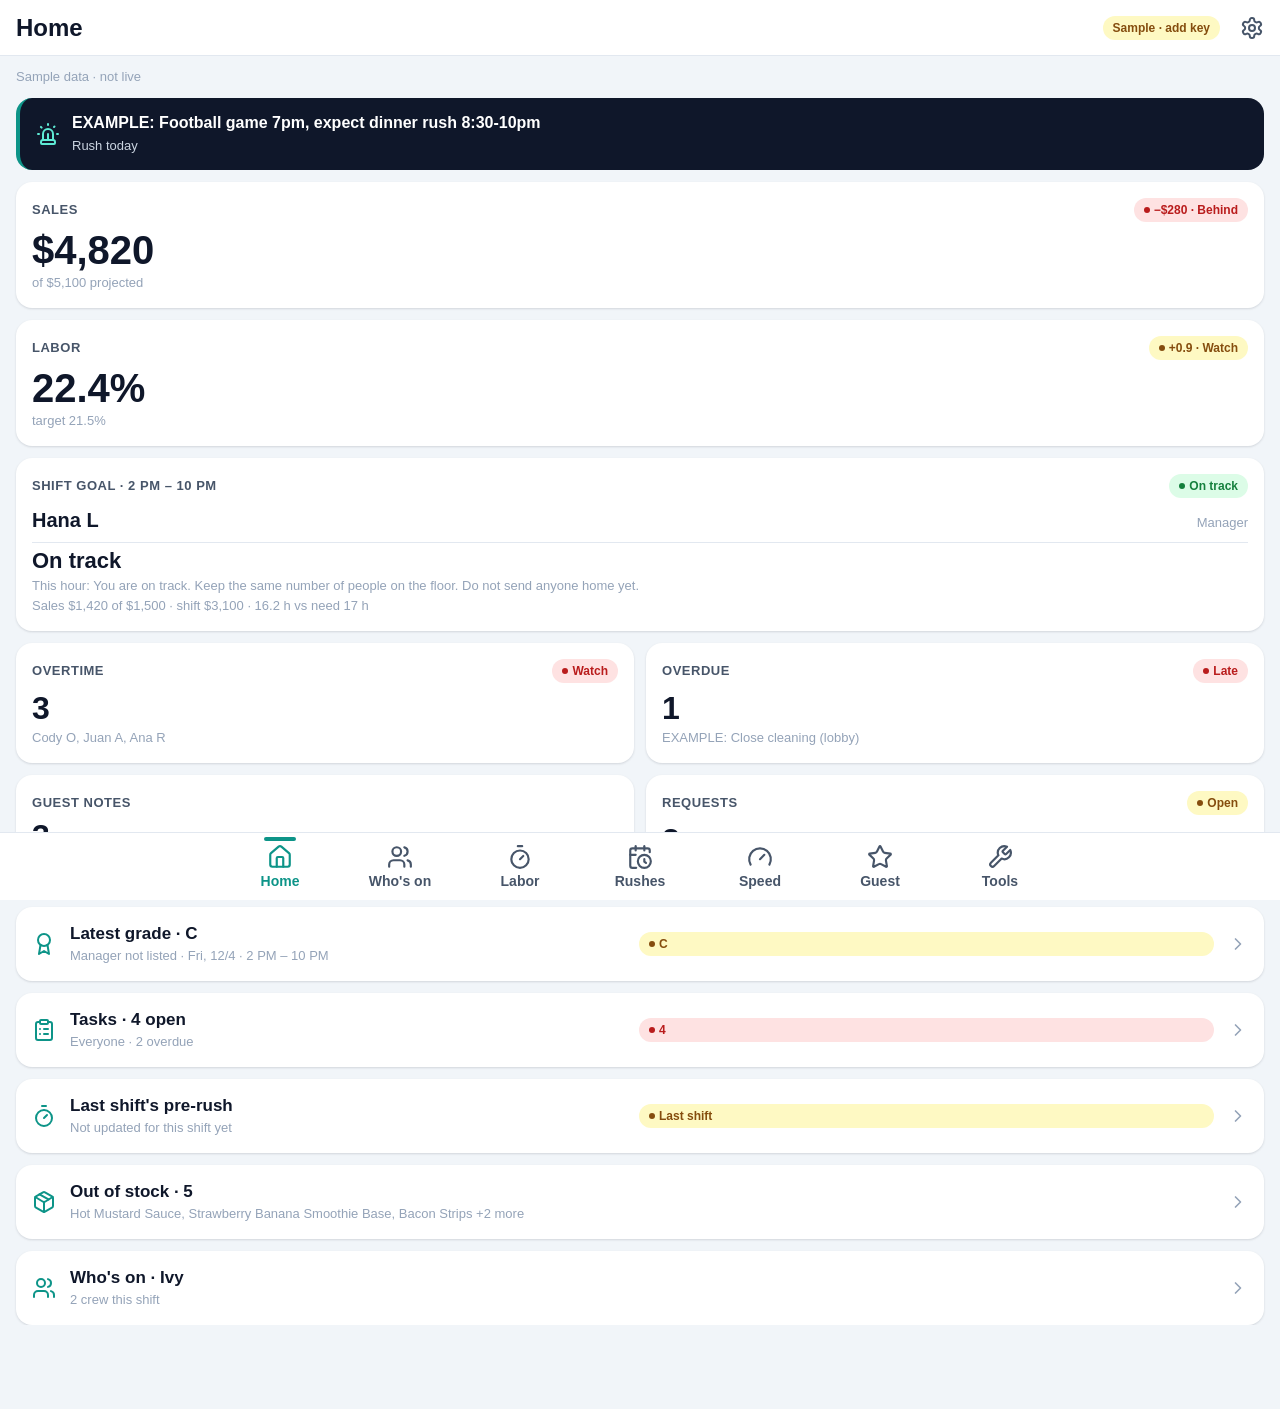
<file: index.html>
<!doctype html><html lang="en"><head><meta charset="utf-8">
<meta name="viewport" content="width=device-width,initial-scale=1,viewport-fit=cover">
<meta name="robots" content="noindex,nofollow"><meta name="theme-color" content="#0F172A">
<meta name="apple-mobile-web-app-capable" content="yes"><meta name="mobile-web-app-capable" content="yes">
<meta name="apple-mobile-web-app-title" content="Shift Hub"><meta name="apple-mobile-web-app-status-bar-style" content="default">
<title>Shift Hub</title><link rel="manifest" href="manifest.json">
<link rel="icon" href="icon.svg" type="image/svg+xml"><link rel="apple-touch-icon" href="icons/apple-touch-icon.png">
<link rel="stylesheet" href="styles.css"></head>
<body>
<header class="hd"><h1 id="title">Home</h1><div class="hd-r"><button id="src" class="pill" type="button" data-label="Sample"></button><button id="gear" class="icon-btn" type="button" aria-label="Settings"></button></div></header>
<p id="upd" class="upd"></p>
<main id="app"></main>
<nav id="tabs" aria-label="Screens">
<button data-s="home" type="button"><i data-i="house"></i>Home</button><button data-s="whoson" type="button"><i data-i="users"></i>Who's on</button><button data-s="labor" type="button"><i data-i="timer"></i>Labor</button>
<button data-s="rushes" type="button"><i data-i="calendar-clock"></i>Rushes</button><button data-s="speed" type="button"><i data-i="gauge"></i>Speed</button>
<button data-s="guest" type="button"><i data-i="star"></i>Guest</button><button data-s="tools" type="button"><i data-i="wrench"></i>Tools</button></nav>
<script src="config.js"></script><script src="js/icons.js"></script><script src="js/data.js"></script><script src="js/floor.js"></script><script src="js/cover.js"></script><script src="js/present.js"></script><script src="js/shift.js"></script><script src="js/tasks.js"></script><script src="js/app.js"></script>
</body></html>
</file>
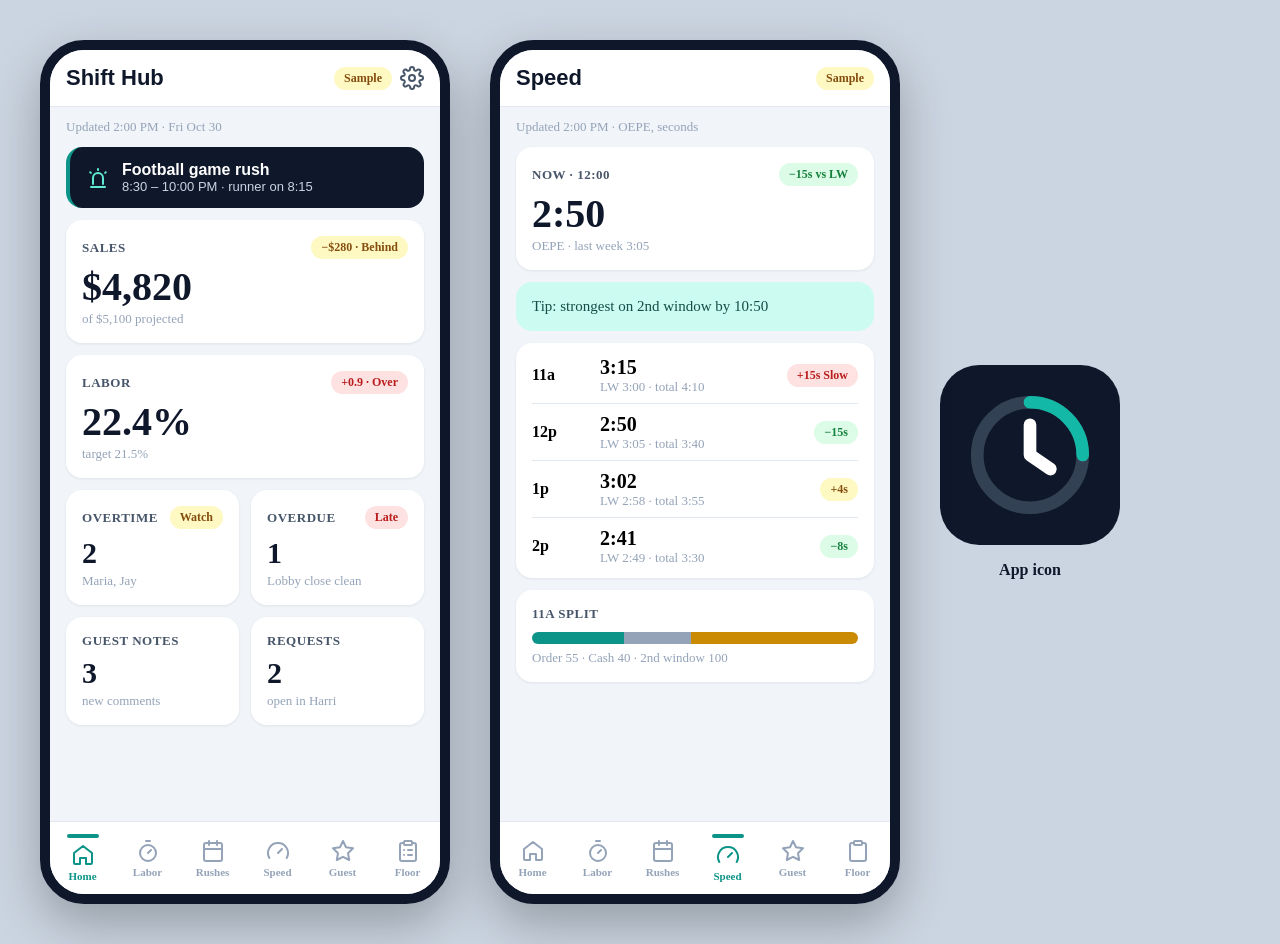
<file: mockup.html>
<html><head><style>
:root{--bg:#F1F5F9;--s:#fff;--ink:#0F172A;--i2:#475569;--i3:#94A3B8;--line:#E2E8F0;--ac:#0D9488;--g:#16A34A;--gb:#DCFCE7;--w:#CA8A04;--wb:#FEF9C3;--b:#DC2626;--bb:#FEE2E2}
body{margin:0;background:#CBD5E1;font-family:Inter,Roboto,sans-serif;display:flex;gap:40px;padding:40px;font-variant-numeric:tabular-nums}
.ph{width:390px;height:844px;background:var(--bg);border-radius:44px;overflow:hidden;position:relative;box-shadow:0 20px 50px #0004;border:10px solid #0F172A}
.hd{height:56px;background:var(--s);display:flex;align-items:center;justify-content:space-between;padding:0 16px;border-bottom:1px solid var(--line)}
.hd h1{font-size:22px;margin:0;color:var(--ink)}.pill{font:700 12px Inter;padding:4px 10px;border-radius:99px;background:var(--wb);color:#854D0E}
.m{padding:16px;display:flex;flex-direction:column;gap:12px}.upd{font:500 13px Inter;color:var(--i3);margin:-4px 0 0}
.c{background:var(--s);border-radius:16px;padding:16px;box-shadow:0 1px 3px #0F172A14}
.lb{display:flex;justify-content:space-between;align-items:center;font:600 13px Inter;letter-spacing:.04em;text-transform:uppercase;color:var(--i2)}
.n{font:700 40px/44px Inter;color:var(--ink);margin-top:6px}.n.s{font-size:30px;line-height:36px}.mt{font:500 13px Inter;color:var(--i3);margin-top:2px}
.ch{font:700 12px Inter;padding:4px 10px;border-radius:99px;text-transform:none;letter-spacing:0}.g{background:var(--gb);color:#15803D}.w{background:var(--wb);color:#854D0E}.b{background:var(--bb);color:#B91C1C}
.gr{display:grid;grid-template-columns:1fr 1fr;gap:12px}
.al{background:var(--ink);color:#fff;border-radius:16px;padding:14px 16px;border-left:4px solid var(--ac);display:flex;gap:12px;align-items:center}
.al b{display:block;font-size:16px}.al span{font-size:13px;color:#CBD5E1}
.tb{position:absolute;bottom:0;left:0;right:0;height:72px;background:var(--s);border-top:1px solid var(--line);display:flex}
.tb div{flex:1;display:flex;flex-direction:column;align-items:center;justify-content:center;gap:3px;font:600 11px Inter;color:var(--i3)}
.tb .on{color:var(--ac)}.tb .on:before{content:"";width:32px;height:4px;border-radius:2px;background:var(--ac);margin-bottom:2px}
.row{display:flex;align-items:center;min-height:56px;border-top:1px solid var(--line);gap:12px}.row:first-of-type{border:0}
.t{width:56px;font:600 16px Inter}.v{flex:1;font:700 20px Inter}.v small{display:block;font:500 13px Inter;color:var(--i3)}
svg{width:24px;height:24px;fill:none;stroke:currentColor;stroke-width:2;stroke-linecap:round;stroke-linejoin:round}
</style></head><body>
<div class="ph"><div class="hd"><h1>Shift Hub</h1><div style="display:flex;gap:8px;align-items:center"><span class="pill">Sample</span><svg style="color:#475569"><circle cx="12" cy="12" r="3"/><path d="M19.4 15a1.7 1.7 0 0 0 .3 1.8l.1.1a2 2 0 1 1-2.8 2.8l-.1-.1a1.7 1.7 0 0 0-1.8-.3 1.7 1.7 0 0 0-1 1.5V21a2 2 0 1 1-4 0v-.1a1.7 1.7 0 0 0-1.1-1.5 1.7 1.7 0 0 0-1.8.3l-.1.1a2 2 0 1 1-2.8-2.8l.1-.1a1.7 1.7 0 0 0 .3-1.8 1.7 1.7 0 0 0-1.5-1H3a2 2 0 1 1 0-4h.1a1.7 1.7 0 0 0 1.5-1.1 1.7 1.7 0 0 0-.3-1.8l-.1-.1a2 2 0 1 1 2.8-2.8l.1.1a1.7 1.7 0 0 0 1.8.3H9a1.7 1.7 0 0 0 1-1.5V3a2 2 0 1 1 4 0v.1a1.7 1.7 0 0 0 1 1.5 1.7 1.7 0 0 0 1.8-.3l.1-.1a2 2 0 1 1 2.8 2.8l-.1.1a1.7 1.7 0 0 0-.3 1.8V9a1.7 1.7 0 0 0 1.5 1H21a2 2 0 1 1 0 4h-.1a1.7 1.7 0 0 0-1.5 1z"/></svg></div></div>
<div class="m"><p class="upd">Updated 2:00 PM · Fri Oct 30</p>
<div class="al"><svg style="color:#5EEAD4"><path d="M7 18v-6a5 5 0 1 1 10 0v6M5 21h14M12 3v1M4.2 6.2l.7.7M19.8 6.2l-.7.7"/></svg><div><b>Football game rush</b><span>8:30 – 10:00 PM · runner on 8:15</span></div></div>
<div class="c"><div class="lb">Sales<span class="ch w">−$280 · Behind</span></div><div class="n">$4,820</div><div class="mt">of $5,100 projected</div></div>
<div class="c"><div class="lb">Labor<span class="ch b">+0.9 · Over</span></div><div class="n">22.4%</div><div class="mt">target 21.5%</div></div>
<div class="gr"><div class="c"><div class="lb">Overtime<span class="ch w">Watch</span></div><div class="n s">2</div><div class="mt">Maria, Jay</div></div>
<div class="c"><div class="lb">Overdue<span class="ch b">Late</span></div><div class="n s">1</div><div class="mt">Lobby close clean</div></div>
<div class="c"><div class="lb">Guest notes</div><div class="n s">3</div><div class="mt">new comments</div></div>
<div class="c"><div class="lb">Requests</div><div class="n s">2</div><div class="mt">open in Harri</div></div></div></div>
<div class="tb"><div class="on"><svg><path d="M3 10l9-7 9 7v10a1 1 0 0 1-1 1h-5v-6H9v6H4a1 1 0 0 1-1-1z"/></svg>Home</div><div><svg><path d="M10 2h4M12 14l3-3"/><circle cx="12" cy="14" r="8"/></svg>Labor</div><div><svg><rect x="3" y="4" width="18" height="18" rx="2"/><path d="M16 2v4M8 2v4M3 10h18"/></svg>Rushes</div><div><svg><path d="M12 14l4-4M3.3 19a10 10 0 1 1 17.4 0"/></svg>Speed</div><div><svg><path d="M12 2l3 6.3 7 1-5 4.9 1.2 6.8L12 17.8 5.8 21l1.2-6.8-5-4.9 7-1z"/></svg>Guest</div><div><svg><rect x="8" y="2" width="8" height="4" rx="1"/><path d="M16 4h2a2 2 0 0 1 2 2v14a2 2 0 0 1-2 2H6a2 2 0 0 1-2-2V6a2 2 0 0 1 2-2h2M12 11h4M12 16h4M8 11h.01M8 16h.01"/></svg>Floor</div></div></div>
<div class="ph"><div class="hd"><h1>Speed</h1><span class="pill">Sample</span></div>
<div class="m"><p class="upd">Updated 2:00 PM · OEPE, seconds</p>
<div class="c"><div class="lb">Now · 12:00<span class="ch g">−15s vs LW</span></div><div class="n">2:50</div><div class="mt">OEPE · last week 3:05</div></div>
<div class="c" style="background:#CCFBF1;box-shadow:none;font:500 15px Inter;color:#134E4A">Tip: strongest on 2nd window by 10:50</div>
<div class="c" style="padding:4px 16px">
<div class="row"><span class="t">11a</span><span class="v">3:15<small>LW 3:00 · total 4:10</small></span><span class="ch b">+15s Slow</span></div>
<div class="row"><span class="t">12p</span><span class="v">2:50<small>LW 3:05 · total 3:40</small></span><span class="ch g">−15s</span></div>
<div class="row"><span class="t">1p</span><span class="v">3:02<small>LW 2:58 · total 3:55</small></span><span class="ch w">+4s</span></div>
<div class="row"><span class="t">2p</span><span class="v">2:41<small>LW 2:49 · total 3:30</small></span><span class="ch g">−8s</span></div></div>
<div class="c"><div class="lb">11a split</div><div style="display:flex;height:12px;border-radius:6px;overflow:hidden;margin:10px 0 6px"><i style="flex:55;background:#0D9488"></i><i style="flex:40;background:#94A3B8"></i><i style="flex:100;background:#CA8A04"></i></div><div class="mt">Order 55 · Cash 40 · 2nd window 100</div></div></div>
<div class="tb"><div><svg><path d="M3 10l9-7 9 7v10a1 1 0 0 1-1 1h-5v-6H9v6H4a1 1 0 0 1-1-1z"/></svg>Home</div><div><svg><path d="M10 2h4M12 14l3-3"/><circle cx="12" cy="14" r="8"/></svg>Labor</div><div><svg><rect x="3" y="4" width="18" height="18" rx="2"/><path d="M16 2v4M8 2v4M3 10h18"/></svg>Rushes</div><div class="on"><svg><path d="M12 14l4-4M3.3 19a10 10 0 1 1 17.4 0"/></svg>Speed</div><div><svg><path d="M12 2l3 6.3 7 1-5 4.9 1.2 6.8L12 17.8 5.8 21l1.2-6.8-5-4.9 7-1z"/></svg>Guest</div><div><svg><rect x="8" y="2" width="8" height="4" rx="1"/><path d="M16 4h2a2 2 0 0 1 2 2v14a2 2 0 0 1-2 2H6a2 2 0 0 1-2-2V6a2 2 0 0 1 2-2h2"/></svg>Floor</div></div></div>
<div style="display:flex;flex-direction:column;align-items:center;justify-content:center;gap:16px;font:600 16px Inter;color:#0F172A"><img src="icon.svg" width="180"><div>App icon</div></div>
</body></html>
</file>
<file: styles.css>
:root{
  --bg:#F1F5F9; --surface:#FFFFFF; --ink:#0F172A; --ink-2:#475569; --ink-3:#94A3B8;
  --line:#E2E8F0; --brand:#0F172A; --accent:#0D9488; --accent-soft:#CCFBF1;
  --good:#16A34A; --good-bg:#DCFCE7; --warn:#CA8A04; --warn-bg:#FEF9C3; --bad:#DC2626; --bad-bg:#FEE2E2;
  --r-card:16px; --r-chip:999px; --r-btn:12px;
  --s1:4px; --s2:8px; --s3:12px; --s4:16px; --s5:24px; --s6:32px;
  --shadow:0 1px 2px rgba(15,23,42,.06),0 1px 3px rgba(15,23,42,.08);
  --font:-apple-system,BlinkMacSystemFont,"Inter","Segoe UI",Roboto,sans-serif;
  --tap:48px; --tabbar:64px;
}
*{box-sizing:border-box}
html{-webkit-text-size-adjust:100%}
body{margin:0;font:400 16px/22px var(--font);background:var(--bg);color:var(--ink);font-variant-numeric:tabular-nums;overflow-x:hidden;
  padding-bottom:calc(var(--tabbar) + env(safe-area-inset-bottom) + var(--s4));-webkit-tap-highlight-color:transparent}
button{font:inherit;color:inherit;cursor:pointer}
.ic{width:24px;height:24px;flex:none}
/* header */
.hd{position:sticky;top:0;z-index:5;height:calc(56px + env(safe-area-inset-top));padding:env(safe-area-inset-top) 4px 0 16px;background:var(--surface);border-bottom:1px solid var(--line);display:flex;align-items:center;justify-content:space-between}
.hd h1{margin:0;font:700 24px/30px var(--font)}
.hd-r{display:flex;align-items:center;gap:4px}
.pill{min-height:var(--tap);display:inline-flex;align-items:center;border:0;background:none;padding:0 4px}
.pill::before{content:attr(data-label);font:700 12px/16px var(--font);padding:4px 10px;border-radius:var(--r-chip);background:var(--warn-bg);color:#854D0E}
.pill.live::before{background:var(--good-bg);color:#15803D}
.icon-btn{width:var(--tap);height:var(--tap);border:0;background:none;color:var(--ink-2);display:grid;place-items:center;border-radius:var(--r-btn)}
.upd{margin:0;padding:12px 16px 0;font:500 13px/18px var(--font);color:var(--ink-3)}
.upd:empty{display:none}
main{padding:12px 16px 0;display:flex;flex-direction:column;gap:12px;min-width:0;max-width:100%;overflow-x:hidden}
/* cards */
.card{background:var(--surface);border-radius:var(--r-card);padding:16px;box-shadow:var(--shadow);max-width:100%;min-width:0}
a.card,button.card{display:block;width:100%;text-align:left;border:0;color:inherit;text-decoration:none}
.lbl{display:flex;justify-content:space-between;align-items:center;gap:8px;flex-wrap:wrap;min-width:0;font:600 13px/16px var(--font);letter-spacing:.04em;text-transform:uppercase;color:var(--ink-2)}
.lbl.stack{display:block}.lbl.stack .when{display:inline;margin-right:8px;overflow-wrap:anywhere}
.hero{font:700 40px/44px var(--font);margin-top:6px}
.hero.sm{font-size:32px;line-height:38px}
.meta{font:500 13px/18px var(--font);color:var(--ink-3);margin-top:2px;overflow:hidden;text-overflow:ellipsis;display:-webkit-box;-webkit-line-clamp:2;-webkit-box-orient:vertical}
.grid{display:grid;grid-template-columns:1fr 1fr;gap:12px}
.sec{margin:8px 0 -4px;font:600 13px/16px var(--font);letter-spacing:.04em;text-transform:uppercase;color:var(--ink-2)}
/* chips */
.chip{display:inline-flex;align-items:center;gap:4px;padding:4px 10px;border-radius:var(--r-chip);font:700 12px/16px var(--font);text-transform:none;letter-spacing:0;white-space:nowrap;flex:none}
.chip::before{content:"";width:6px;height:6px;border-radius:50%;background:currentColor}
.chip.good{background:var(--good-bg);color:#15803D}.chip.warn{background:var(--warn-bg);color:#854D0E}.chip.bad{background:var(--bad-bg);color:#B91C1C}
.chip.neutral{background:var(--bg);color:var(--ink-2)}.chip.neutral::before{display:none}
/* alert */
.alert{background:var(--ink);color:#fff;border-radius:var(--r-card);padding:14px 16px;border-left:4px solid var(--accent);display:flex;gap:12px;align-items:center}
.alert .ic{color:#5EEAD4}.alert b{display:block;font-size:16px;line-height:22px}.alert span{font-size:13px;line-height:18px;color:#CBD5E1}
.tip{background:var(--accent-soft);color:#134E4A;border-radius:var(--r-card);padding:14px 16px;display:flex;gap:12px;align-items:center;font:500 15px/20px var(--font)}
.tip .ic{color:var(--accent)}
/* list rows */
.list{background:var(--surface);border-radius:var(--r-card);box-shadow:var(--shadow);padding:0 16px}
.list details+details,.list .row+.row{border-top:1px solid var(--line)}
.list summary{list-style:none}.list summary::-webkit-details-marker{display:none}
.row{display:flex;align-items:center;gap:12px;min-height:56px;padding:8px 0}
summary.row{cursor:pointer}
.row .t{width:56px;flex:none;font:600 16px/22px var(--font)}
.row .v{flex:1;min-width:0;font:700 20px/24px var(--font)}
.row .v small{display:block;font:500 13px/18px var(--font);color:var(--ink-3);white-space:nowrap;overflow:hidden;text-overflow:ellipsis}
.row .v.txt{font:600 16px/22px var(--font)}
.det{padding:0 0 12px 68px;font:400 15px/21px var(--font);color:var(--ink-2)}
.det div+div{margin-top:4px}.det b{color:var(--ink);font-weight:600}
.bar{display:flex;height:12px;border-radius:6px;overflow:hidden;margin:8px 0 6px;gap:2px}
.bar i{display:block}
.empty{text-align:center;color:var(--ink-3);padding:24px 0;margin:0}
.src-link{display:inline-flex;align-items:center;gap:4px;min-height:var(--tap);color:var(--accent);font:600 14px var(--font);text-decoration:none}
.src-link .ic{width:18px;height:18px}
details.more summary{min-height:var(--tap);display:flex;align-items:center;justify-content:space-between;font:600 16px var(--font);cursor:pointer;list-style:none}
details.more summary::-webkit-details-marker{display:none}
details[open]>summary .ic.cv{transform:rotate(180deg)}
.cv{color:var(--ink-3);width:20px;height:20px}
/* buttons + inputs */
.btn{min-height:var(--tap);border-radius:var(--r-btn);font:600 16px/22px var(--font);padding:0 16px;border:1px solid var(--line);background:var(--surface);color:var(--ink);display:inline-flex;align-items:center;justify-content:center;gap:6px;scroll-margin-bottom:calc(var(--tabbar) + 24px)}
.btn.primary{background:var(--accent);border-color:var(--accent);color:#fff}
.btn.danger{color:var(--bad)}.btn.block{width:100%}
.btn.sq{width:var(--tap);padding:0;flex:none}
input,textarea{min-height:var(--tap);font:400 16px/22px var(--font);border-radius:var(--r-btn);border:1px solid var(--line);padding:12px;width:100%;background:var(--surface);color:var(--ink)}
input:focus,textarea:focus,button:focus-visible,summary:focus-visible{outline:2px solid var(--accent);outline-offset:1px}
.stack{display:flex;flex-direction:column;gap:12px}
/* floor */
.seg{display:flex;background:#E2E8F0;border-radius:var(--r-btn);padding:4px;gap:2px;overflow-x:auto}
.seg button{flex:1;min-height:44px;min-width:0;border:0;background:none;border-radius:9px;font:600 13px/16px var(--font);color:var(--ink-2);padding:0 6px;white-space:nowrap}
.seg{min-height:var(--tap)}
.seg button.on{background:var(--surface);color:var(--ink);box-shadow:var(--shadow)}
.chk{display:flex;align-items:center;gap:12px;min-height:56px;cursor:pointer}
.chk input{position:absolute;opacity:0;width:1px;height:1px}
.chk .box{width:24px;height:24px;border-radius:6px;border:2px solid var(--ink-3);display:grid;place-items:center;flex:none;color:#fff}
.chk .box .ic{width:16px;height:16px;stroke-width:3;opacity:0}
.chk input:checked+.box{background:var(--accent);border-color:var(--accent)}.chk input:checked+.box .ic{opacity:1}
.chk input:checked~span{color:var(--ink-3);text-decoration:line-through}
.chk input:focus-visible+.box{outline:2px solid var(--accent);outline-offset:2px}
.addbar{position:sticky;bottom:calc(var(--tabbar) + env(safe-area-inset-bottom) + 8px);display:flex;gap:8px;background:var(--surface);padding:8px;border-radius:var(--r-card);box-shadow:0 4px 16px rgba(15,23,42,.12)}
.addbar input,.addbar textarea{flex:1;min-width:0}
.note-ts{font:500 13px/18px var(--font);color:var(--ink-3)}
/* tabs */
#tabs{position:fixed;bottom:0;left:0;right:0;z-index:5;display:flex;background:var(--surface);border-top:1px solid var(--line);height:calc(var(--tabbar) + env(safe-area-inset-bottom));padding-bottom:env(safe-area-inset-bottom)}
#tabs button{flex:1;min-width:var(--tap);white-space:nowrap;border:0;background:none;display:flex;flex-direction:column;align-items:center;justify-content:center;gap:3px;font:600 11px/14px var(--font);color:var(--ink-3);position:relative}
#tabs button.on{color:var(--accent)}
#tabs button.on::before{content:"";position:absolute;top:4px;width:32px;height:4px;border-radius:2px;background:var(--accent)}
.card.now{box-shadow:0 0 0 2px var(--accent),var(--shadow)}
.mgr{display:flex;align-items:baseline;justify-content:space-between;gap:8px;font-size:20px;line-height:28px;margin:8px 0 4px;padding-bottom:8px;border-bottom:1px solid var(--line)}
.tm{font:600 15px/20px var(--font);color:var(--ink-2);white-space:nowrap}
.card .row+.row{border-top:1px solid var(--line)}
.card.tool{display:flex;align-items:center;gap:14px;min-height:72px}.card.tool>.ic:first-child{color:var(--accent)}.card.tool>span{flex:1;min-width:0}.card.tool b{display:block;font-size:17px}
.track{font:700 22px/28px var(--font);margin-top:4px}
.cmp{display:flex;align-items:center;gap:8px;flex-wrap:wrap;min-width:0;padding:10px 0;border-top:1px solid var(--line);font:600 16px/22px var(--font)}
.cmp .k{flex:1;min-width:0;font-weight:500;color:var(--ink-2)}
.cmp .k small{display:block;font:500 12px/16px var(--font);color:var(--ink-3);font-weight:500}
.cmp .num{text-align:right;font-variant-numeric:tabular-nums;white-space:nowrap}
.cmp .num.good{color:#15803D}.cmp .num.warn{color:#854D0E}.cmp .num.bad{color:#B91C1C}
.grade-letter{font:700 72px/76px var(--font);letter-spacing:-.04em;margin-top:4px}
.grade-letter.good{color:#15803D}.grade-letter.warn{color:#A16207}.grade-letter.bad{color:#B91C1C}.grade-letter.neutral{color:var(--ink-2)}
.grade-letter.sm{font-size:40px;line-height:44px}
.card.coach{border-left:4px solid var(--accent)}
.coach-txt{font:600 22px/30px var(--font);margin:8px 0 0;color:var(--ink)}
.as-written{text-transform:none}
.subhead{display:flex;justify-content:space-between;align-items:baseline;gap:8px;font:700 20px/28px var(--font)}
.card.sub{margin-left:12px;background:#F8FAFC;box-shadow:none;border:1px solid var(--line)}
.quick[hidden]{display:none}
button.row{width:100%;border:0;background:none;text-align:left;font:inherit;color:inherit;cursor:pointer}
select{min-height:var(--tap);font:400 16px/22px var(--font);border-radius:var(--r-btn);border:1px solid var(--line);padding:12px;width:100%;background:var(--surface);color:var(--ink)}
.quick{display:flex;flex-wrap:wrap;gap:8px}.quick .btn{flex:1 1 30%;padding:0 8px}
.seg[data-group] button{min-height:44px;white-space:normal;line-height:15px}
.upd:empty{display:none}
button.alert{width:100%;text-align:left;font:inherit;border:0;border-left:4px solid var(--bad);cursor:pointer;min-height:var(--tap)}
.pill.bad::before{background:var(--bad-bg);color:#B91C1C}
.err{margin:0;padding:10px 12px;border-radius:12px;background:var(--bad-bg);color:#B91C1C;font-size:14px;line-height:20px}
.sheet-bg{position:fixed;inset:0;background:rgba(15,23,42,.45);z-index:50;display:flex;align-items:flex-end}
.sheet{background:var(--surface,#fff);width:100%;max-height:85vh;overflow:auto;border-radius:20px 20px 0 0;padding:20px 16px calc(20px + env(safe-area-inset-bottom));display:flex;flex-direction:column;gap:12px}
/* v12 */
.upd.stale{color:#B45309;font-weight:600}
.ok{margin:0;display:flex;align-items:center;gap:6px;font:600 14px/20px var(--font);color:#15803D}
.ok svg{width:18px;height:18px}
.ver{text-align:center;font:600 14px/20px var(--font);color:var(--ink-2);padding:8px 0}
#tabs button{font-size:12.5px;line-height:16px}
#tabs button svg{width:26px;height:26px}
:root{--tabbar:68px}
/* v13 nav: min 12px labels, higher contrast */
#tabs button{font:600 13px/16px var(--font);color:var(--ink-2)}
#tabs button.on{color:var(--accent)}
@media (min-width:700px){#tabs{justify-content:center}#tabs button{flex:0 1 120px;font-size:14px}}
</file>
